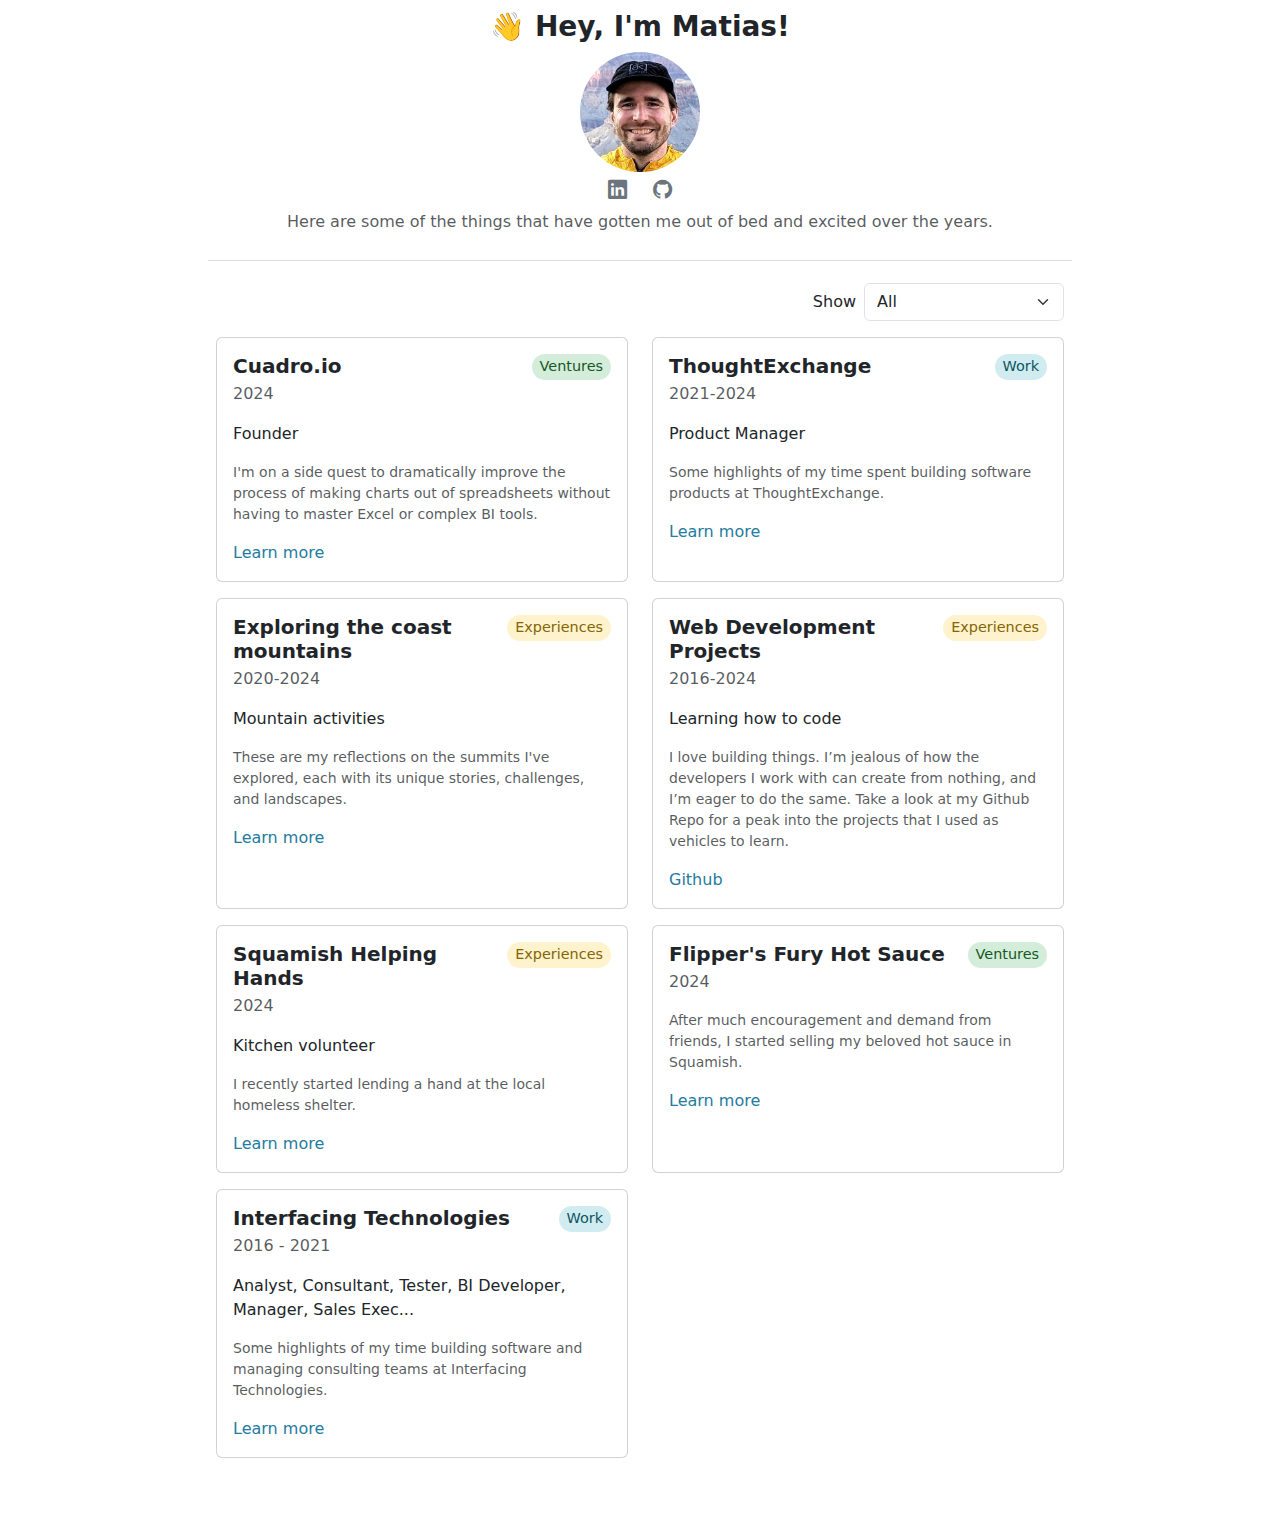
<file: index.html>
<!DOCTYPE html>
<html lang="en">

<head>
    <meta charset="UTF-8">
    <meta http-equiv="X-UA-Compatible=" IE="edge">
    <meta name="viewport" content="width=device-width, initial-scale=1.0">
    <title>Matias' Profile</title>
    <link href="https://cdn.jsdelivr.net/npm/bootstrap@5.3.0/dist/css/bootstrap.min.css" rel="stylesheet">
    <link href="./styles/style.css" rel="stylesheet">
        <link rel="icon" href="assets/favicon-header.svg" type="image/x-icon">
      
</head>

<body>

    <div class="page-container">
        <div class="profile-header">
            <h3 class="fw-bold">👋 Hey, I'm Matias!</h3>
            <img src="./assets/matias-img.jpg" alt="Profile Image" class="profile-img">
            
            
            <div class="social-links">
                <a href="https://www.linkedin.com/in/matias-fontecilla/" target="_blank"><i
                        class="bi bi-linkedin"></i></a>
                <a href="https://github.com/funtoseeya" target="_blank"><i class="bi bi-github"></i></a>
            </div>
            
            <p class="text-muted"> Here are some of the things that have gotten me out of bed and excited over the years.</p>
        </div>

        <!-- Filter -->

        <div class="row gy-3 p-2">
            <div class="d-flex align-items-center justify-content-end my-0">
                <p class="me-2 mb-0">Show</p>
                <select id="card-filter" class="form-select" style="width: 200px;">
                    <option value="all">All</option>
                    <option value="ventures">Ventures</option>
                    <option value="experiences">Experiences</option>
                    <option value="random">Random</option>
                    <option value="work">Work</option>
                </select>
            </div>


            <!-- Cards -->

            <div class="col-md-6">
                <div class="card p-3" data-type="ventures">
                    <div class="d-flex justify-content-between align-items-start">
                        <div>
                            <span class="card-status status-ventures">Ventures</span>
                            <h5 class="fw-bold mb-1">Cuadro.io</h5>

                            <p class="text-muted">2024</p>
                            <p>Founder</p>
                            <p class="text-muted small">I'm on a side quest to dramatically improve the process of
                                making charts out of spreadsheets without having to master Excel or complex BI tools.

                            </p>
                            <a href="./cuadro.html" class="nav-button">Learn more</a>
                        </div>
                    </div>
                </div>
            </div>


            <div class="col-md-6">
                <div class="card p-3" data-type="work">
                    <div class="d-flex justify-content-between align-items-start">
                        <div>
                            <span class="card-status status-work">Work</span>

                            <h5 class="fw-bold mb-1">ThoughtExchange</h5>
                            <p class="text-muted">2021-2024</p>
                            <p>Product Manager</p>
                            <p class="text-muted small">
                               Some highlights of my time spent building software products at ThoughtExchange. 
                                
                            </p>
                            <a href="./thoughtexchange.html" class="nav-button">Learn more</a>
                        </div>
                    </div>
                </div>
            </div>

            <div class="col-md-6">
                <div class="card p-3" data-type="experiences">
                    <div class="d-flex justify-content-between align-items-start">
                        <div>
                            <span class="card-status status-experiences">Experiences</span>
                            <h5 class="fw-bold mb-1">Exploring the coast mountains
                            </h5>

                            <p class="text-muted">2020-2024</p>
                            <p>Mountain activities</p>
                            <p class="text-muted small">These are my reflections on the summits I've explored, each with
                                its unique stories, challenges, and landscapes.

                            </p>
                            <a href="./exploring-coast-mountains.html" class="nav-button">Learn more</a>
                        </div>
                    </div>
                </div>
            </div>


       


            <div class="col-md-6">
                <div class="card p-3" data-type="experiences">
                    <div class="d-flex justify-content-between align-items-start">
                        <div>
                            <span class="card-status status-experiences">Experiences</span>
                            <h5 class="fw-bold mb-1">Web Development Projects
                            </h5>

                            <p class="text-muted">2016-2024</p>
                            <p>Learning how to code</p>
                            <p class="text-muted small">I love building things. I’m jealous of how the developers I work
                                with can create from nothing, and I’m eager to do the same. Take a look at my Github Repo for a peak into the projects that 
                                I used as vehicles to learn.
                            </p>
                            <a href="https://github.com/funtoseeya?tab=repositories" target="_blank"
                                class="nav-button">Github</a>
                        </div>
                    </div>
                </div>
            </div>

            <div class="col-md-6">
                <div class="card p-3" data-type="experiences">
                    <div class="d-flex justify-content-between align-items-start">
                        <div>
                            <span class="card-status status-experiences">Experiences</span>
                            
                            <h5 class="fw-bold mb-1">Squamish Helping Hands </h5>
                            <p class="text-muted">2024</p>
                            <p>Kitchen volunteer</p>
                            <p class="text-muted small">I recently started lending a hand at the local homeless shelter.
                            </p>
                            <a href="./helping-hands.html" class="nav-button">Learn more</a>

                        </div>
                    </div>
                </div>
            </div>

            <div class="col-md-6">
                <div class="card p-3" data-type="ventures">
                    <div class="d-flex justify-content-between align-items-start">
                        <div>
                            <span class="card-status status-ventures">Ventures</span>

                            <h5 class="fw-bold mb-1">Flipper's Fury Hot Sauce</h5>
                            <p class="text-muted">2024</p>
                            <p></p>
                            <p class="text-muted small">After much encouragement and demand from friends, I started
                                selling my beloved hot sauce in Squamish. </p>
                            <a href="./flippers-fury.html" class="nav-button">Learn more</a>
                        </div>
                    </div>
                </div>
            </div>



            <div class="col-md-6">
                <div class="card p-3" data-type="work">
                    <div class="d-flex justify-content-between align-items-start">
                        <div>
                            <span class="card-status status-work">Work</span>

                            <h5 class="fw-bold mb-1">Interfacing Technologies</h5>
                            <p class="text-muted">2016 - 2021</p>
                            <p>Analyst, Consultant, Tester, BI Developer, Manager, Sales Exec...</p>
                            <p class="text-muted small">
                                Some highlights of my time building software and managing consulting teams at Interfacing Technologies. 
                            </p>
                                <a href="./Interfacing.html" class="nav-button">Learn more</a>

                        </div>
                    </div>
                </div>
            </div>

            
        </div>
    </div>

    <script src="https://cdn.jsdelivr.net/npm/bootstrap@5.3.0/dist/js/bootstrap.bundle.min.js"></script>
    <script src="./scripts/scripts.js"></script>
    <!-- Include Bootstrap Icons -->
    <link href="https://cdn.jsdelivr.net/npm/bootstrap-icons/font/bootstrap-icons.css" rel="stylesheet">
</body>

</html>
</file>
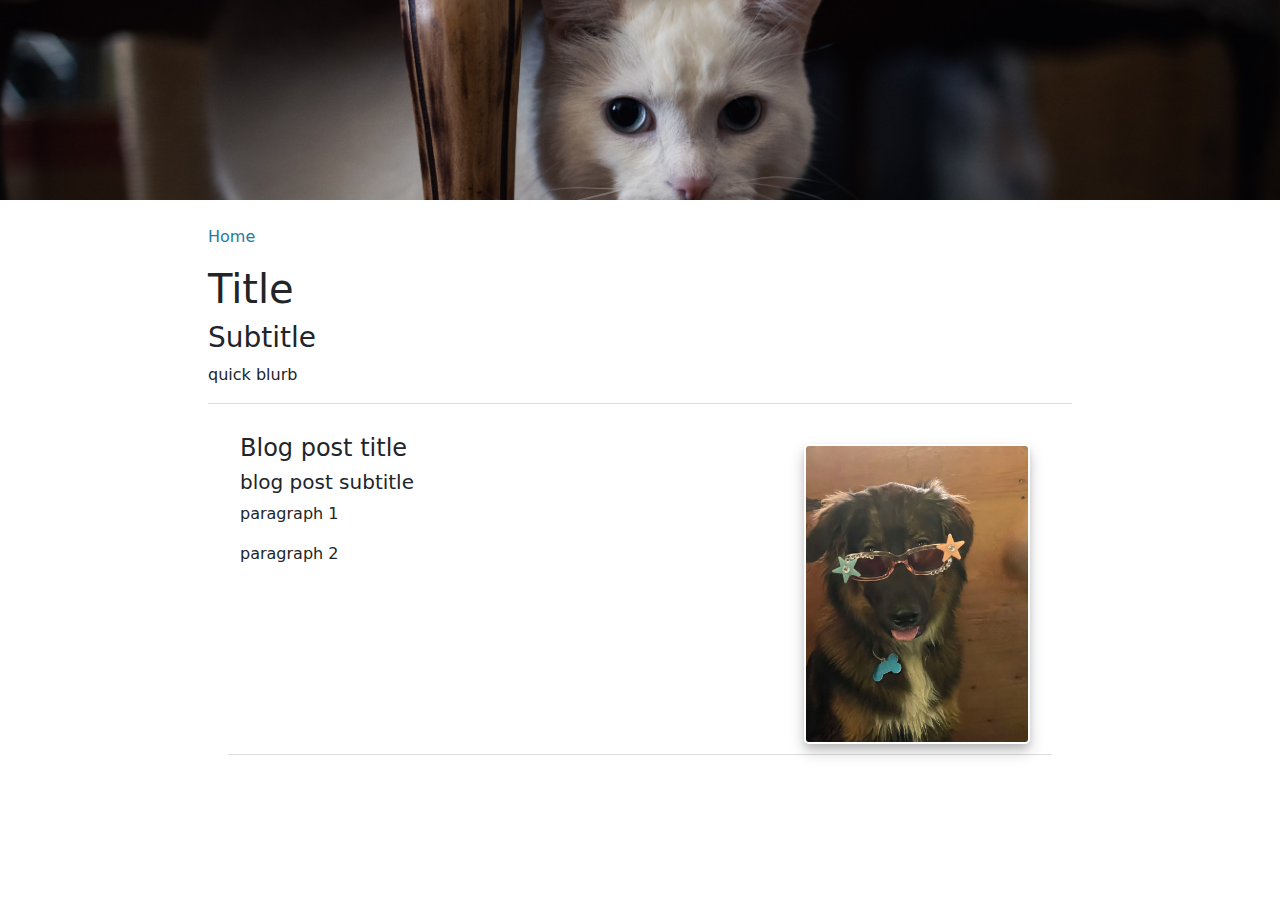
<file: blog-template.html>
<!DOCTYPE html>
<html lang="en">

<head>
    <meta charset="UTF-8">
    <meta http-equiv="X-UA-Compatible=" IE="edge">
    <meta name="viewport" content="width=device-width, initial-scale=1.0">
    <title>Page Title</title>
    <link href="https://cdn.jsdelivr.net/npm/bootstrap@5.3.0/dist/css/bootstrap.min.css" rel="stylesheet">
    <link href="./styles/style.css" rel="stylesheet">
    <link rel="icon" href="assets/favicon-header.svg" type="image/x-icon">

</head>

<body>
    <img src="./assets/blog-template-header-img.jpg" class="blog-header-img">

    <div class="page-container">
        <div class="page-header">
            <div class="row">
                <div class="col-12">
                    <a href="./index.html" class="nav-button">Home</a>
                    <h1 class="mt-3">Title</h1>
                    <h3>Subtitle</h3>
                    <p>quick blurb
                    </p>
                </div>
            </div>
        </div>

        <!--post-->
        <div class="row blog-body">
            <div class="col-12">
            <img src="./assets/blog-template-body-img.jpeg" class="blog-body-img">
                <h4>Blog post title</h4>
                <h5>blog post subtitle</h5>

                <p>
                    paragraph 1
                </p>
                <p>
                    paragraph 2
                </p>
                
            </div>
        </div>









        
    </div>

    <script src="https://cdn.jsdelivr.net/npm/bootstrap@5.3.0/dist/js/bootstrap.bundle.min.js"></script>
    <!-- Include Bootstrap Icons -->
    <link href="https://cdn.jsdelivr.net/npm/bootstrap-icons/font/bootstrap-icons.css" rel="stylesheet">
</body>

</html>
</file>
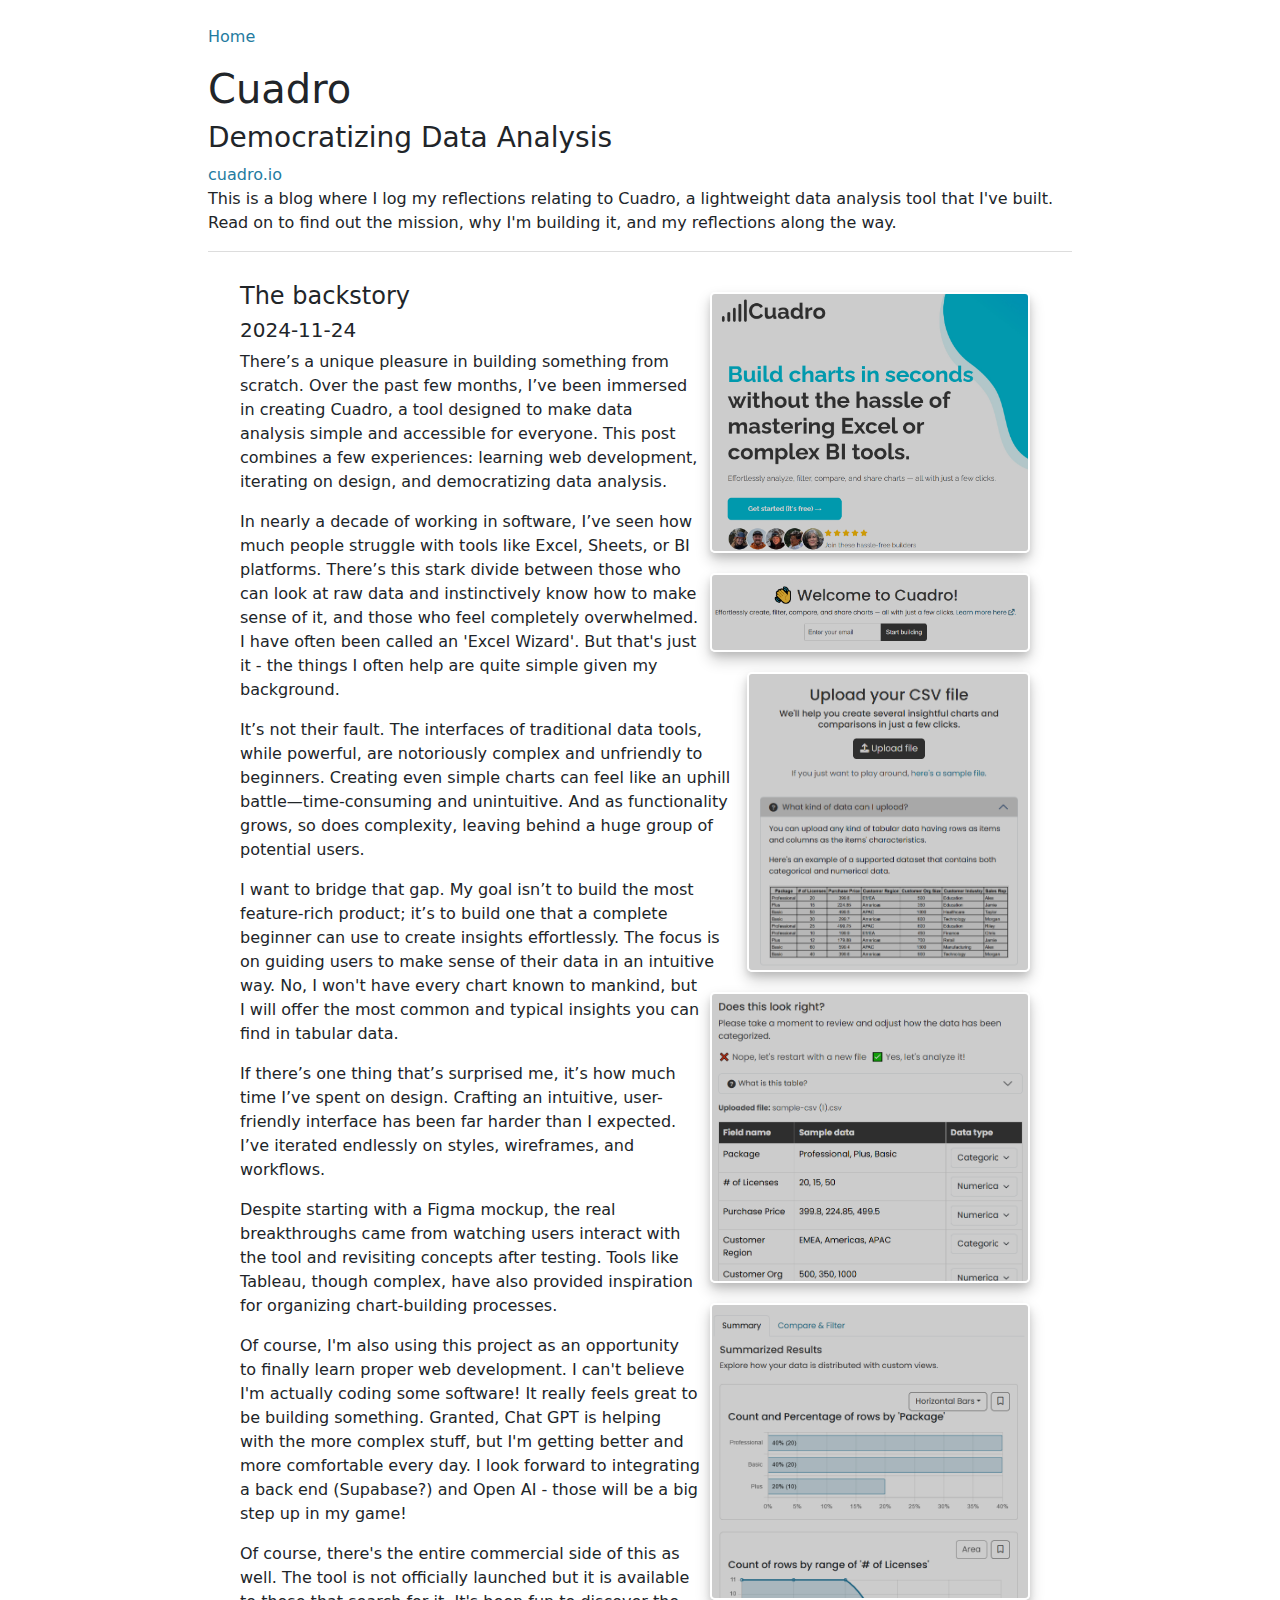
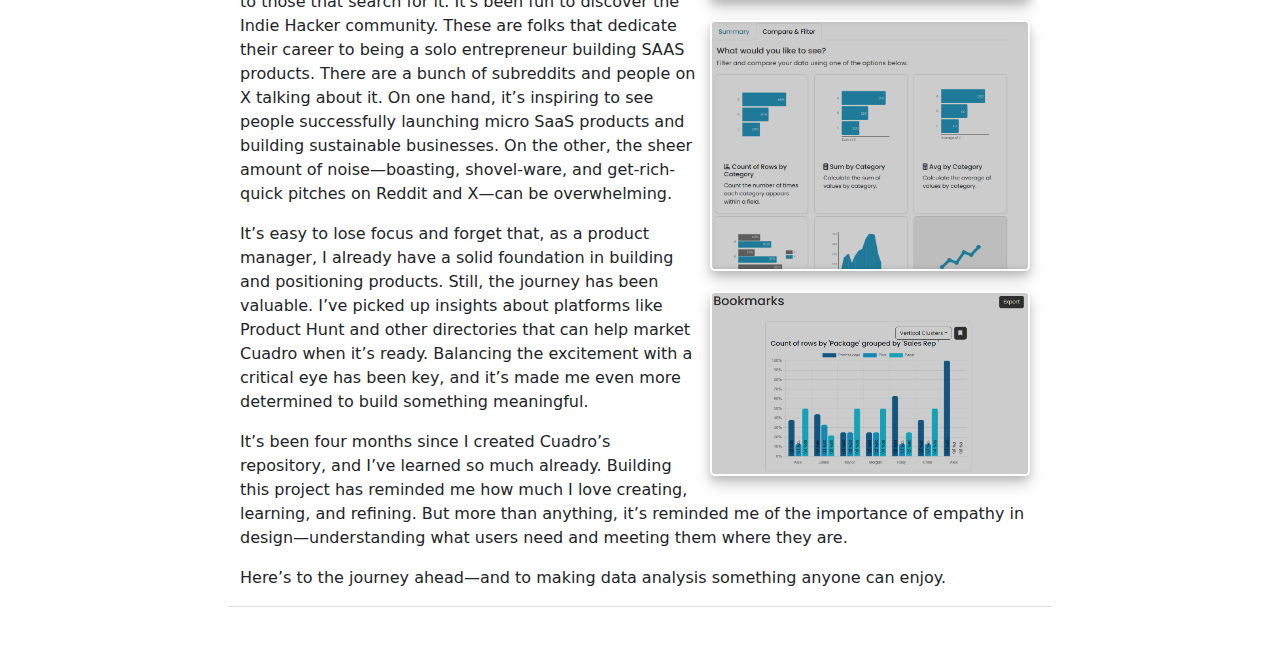
<file: cuadro.html>
<!DOCTYPE html>
<html lang="en">

<head>
    <meta charset="UTF-8">
    <meta http-equiv="X-UA-Compatible=" IE="edge">
    <meta name="viewport" content="width=device-width, initial-scale=1.0">
    <title>Cuadro</title>
    <link href="https://cdn.jsdelivr.net/npm/bootstrap@5.3.0/dist/css/bootstrap.min.css" rel="stylesheet">
    <link href="./styles/style.css" rel="stylesheet">
    <link rel="icon" href="assets/favicon-header.svg" type="image/x-icon">

</head>

<body>

    <div class="page-container">
        <div class="page-header">
            <div class="row">
                <div class="col-12">
                    <a href="./index.html" class="nav-button">Home</a>
                    <h1 class="mt-3">Cuadro</h1>
                    <h3>Democratizing Data Analysis</h3>
                    <a href="https://cuadro.io" target="_blank" class="nav-button">cuadro.io</a>
                    <p>This is a blog where I log my reflections relating to Cuadro, a lightweight data analysis tool
                        that I've built.
                        Read on to find out the mission, why I'm building it, and my reflections along the way.
                    </p>
                </div>
            </div>
        </div>

        <!--post-->
        <div class="row blog-body">
            <div class="col-12">
                <img src="./assets/cuadro-landing.PNG" class="blog-body-img">
                <img src="./assets/cuadro-registration.PNG" class="blog-body-img">
                <img src="./assets/cuadro-upload.PNG" class="blog-body-img">
                <img src="./assets/cuadro-review.PNG" class="blog-body-img">
                <img src="./assets/cuadro-summary.PNG" class="blog-body-img">
                <img src="./assets/cuadro-analysis-options.PNG" class="blog-body-img">
                <img src="./assets/cuadro-bookmarks.PNG" class="blog-body-img">

                <h4>The backstory
                </h4>
                <h5>2024-11-24</h5>

                <p>
                    There’s a unique pleasure in building something from scratch. Over the past few months, I’ve been
                    immersed in creating Cuadro, a tool designed to make data analysis simple and accessible for
                    everyone. This post combines a few experiences: learning web development, iterating on
                    design, and democratizing data analysis.
                </p>
                <p>
                    In nearly a decade of working in software, I’ve seen how much people struggle with tools like Excel,
                    Sheets, or BI platforms. There’s this stark divide between those who can look at raw data and
                    instinctively know how to make sense of it, and those who feel completely overwhelmed. I have often
                    been called an 'Excel Wizard'. But that's just it - the things I often help are quite simple given my background.
                </p>
                <p>
                    It’s not their fault. The interfaces of traditional data tools, while powerful, are notoriously
                    complex and unfriendly to beginners. Creating even simple charts can feel like an uphill
                    battle—time-consuming and unintuitive. And as functionality grows, so does complexity, leaving
                    behind a huge group of potential users.
                </p>
                <p>
                    I want to bridge that gap. My goal isn’t to build the most feature-rich product; it’s
                    to build one that a complete beginner can use to create insights effortlessly. The focus is on
                    guiding users to make sense of their data in an intuitive way. No, I won't have every chart known to mankind, 
                    but I will offer the most common and typical insights you can find in tabular data. 
                </p>
        
                <p>
                    If there’s one thing that’s surprised me, it’s how much time I’ve spent on design. Crafting an
                    intuitive, user-friendly interface has been far harder than I expected. I’ve iterated endlessly on
                    styles, wireframes, and workflows.
                </p>
                <p>
                    Despite starting with a Figma mockup, the real breakthroughs came from watching users interact with
                    the tool and revisiting concepts after testing. Tools like Tableau, though complex, have also
                    provided inspiration for organizing chart-building processes.
                </p>
                <p>
                    Of course, I'm also using this project as an opportunity to finally learn proper web development. 
                    I can't believe I'm actually coding some software! It really feels great to be building something. Granted,
                    Chat GPT is helping with the more complex stuff, but I'm getting better and more comfortable every day. 
                    I look forward to integrating a back end (Supabase?) and Open AI - those will be a big step up in my game!
                </p>
                <p>
                    Of course, there's the entire commercial side of this as well. The tool is not officially launched but
                    it is available to those that search for it. It's been fun to discover the Indie Hacker community.
                    These are folks that dedicate their career to being a solo entrepreneur building SAAS products. 
                    There are a bunch of subreddits and people on X talking about it. On one hand, it’s
                    inspiring to see people successfully launching micro SaaS products and building sustainable
                    businesses. On the other, the sheer amount of noise—boasting, shovel-ware, and get-rich-quick
                    pitches on Reddit and X—can be overwhelming. 
                    
                </p><p>It’s easy to lose focus and forget that, as a product
                    manager, I already have a solid foundation in building and positioning products. Still, the journey
                    has been valuable. I’ve picked up insights about platforms like Product Hunt and other directories
                    that can help market Cuadro when it’s ready. Balancing the excitement with a critical eye has been
                    key, and it’s made me even more determined to build something meaningful.


                </p>
                <p> It’s been four months since I created Cuadro’s repository, and I’ve learned so much already.
                    Building this project has reminded me how much I love creating, learning, and refining. But more
                    than anything, it’s reminded me of the importance of empathy in design—understanding what users need
                    and meeting them where they are.
                </p>
                <p>
                    Here’s to the journey ahead—and to making data analysis something anyone can enjoy.

                </p>


            </div>
        </div>










    </div>

    <script src="https://cdn.jsdelivr.net/npm/bootstrap@5.3.0/dist/js/bootstrap.bundle.min.js"></script>
    <!-- Include Bootstrap Icons -->
    <link href="https://cdn.jsdelivr.net/npm/bootstrap-icons/font/bootstrap-icons.css" rel="stylesheet">
</body>

</html>
</file>
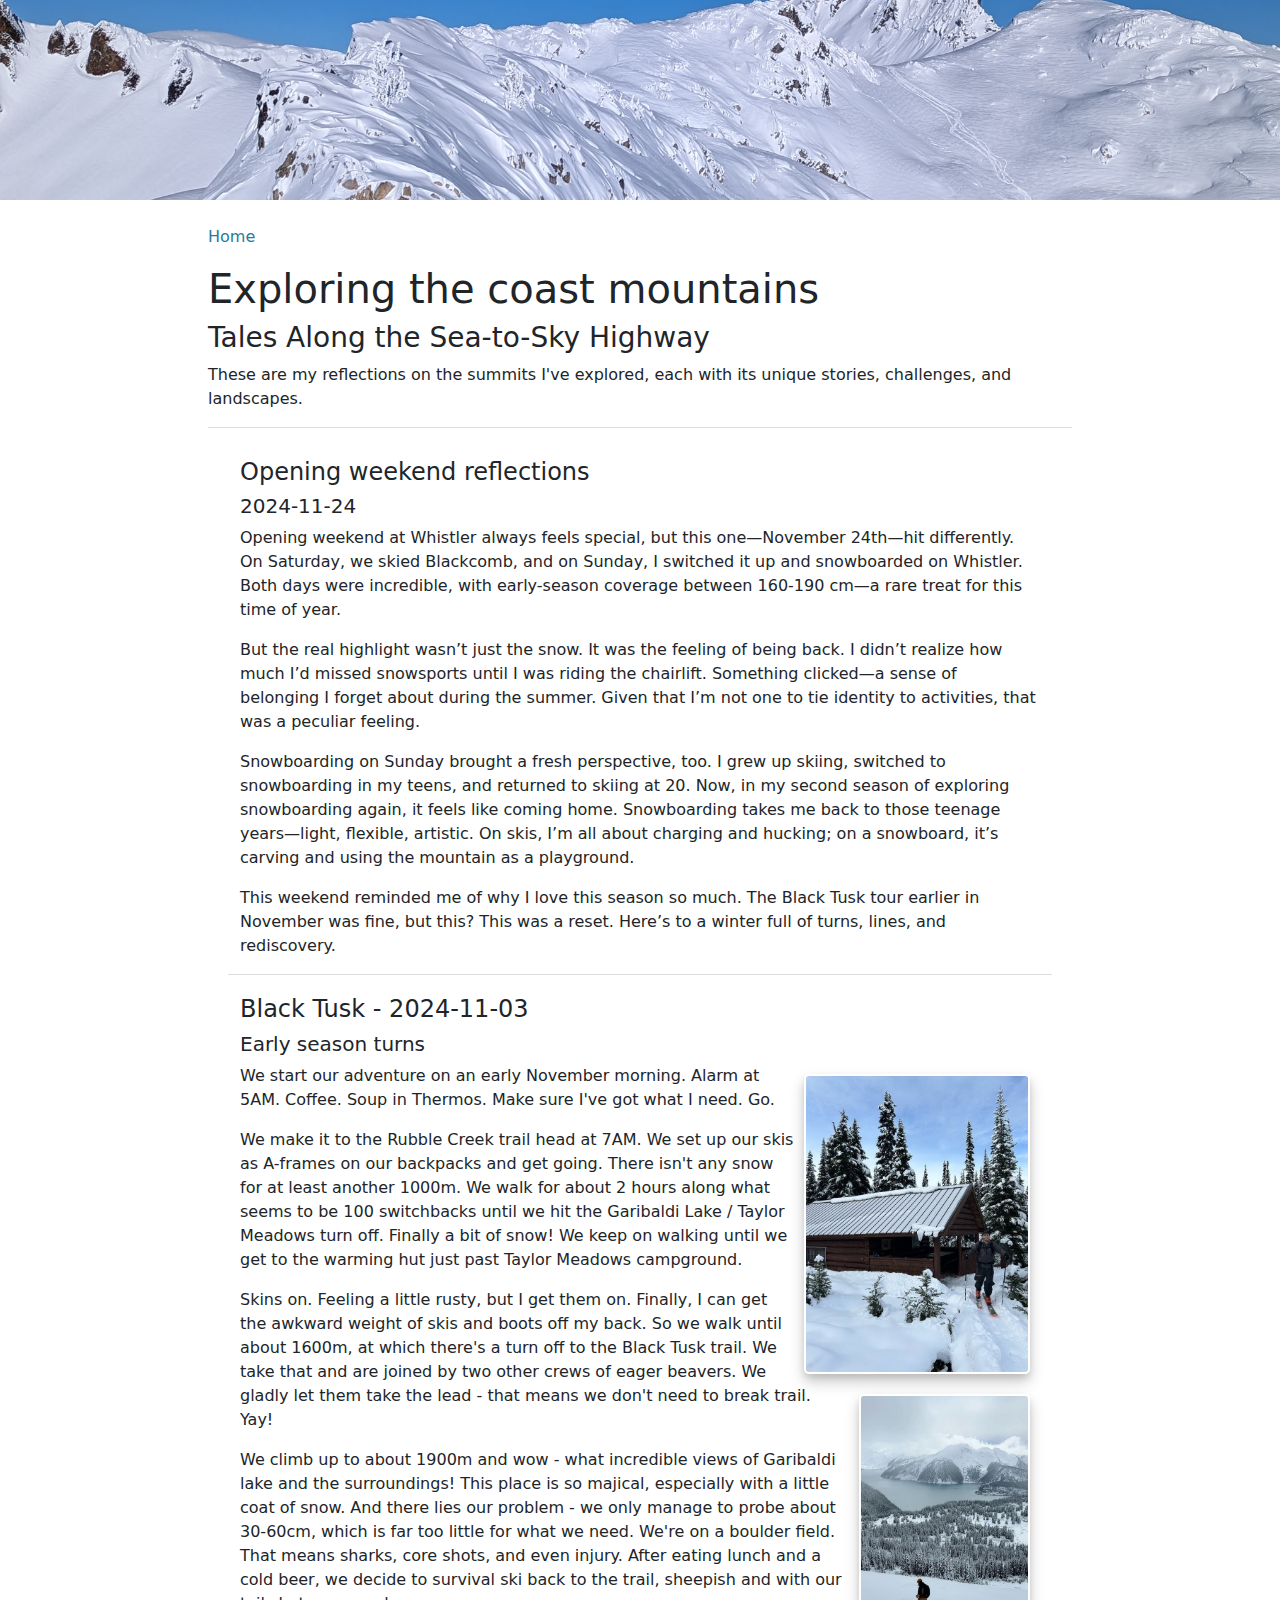
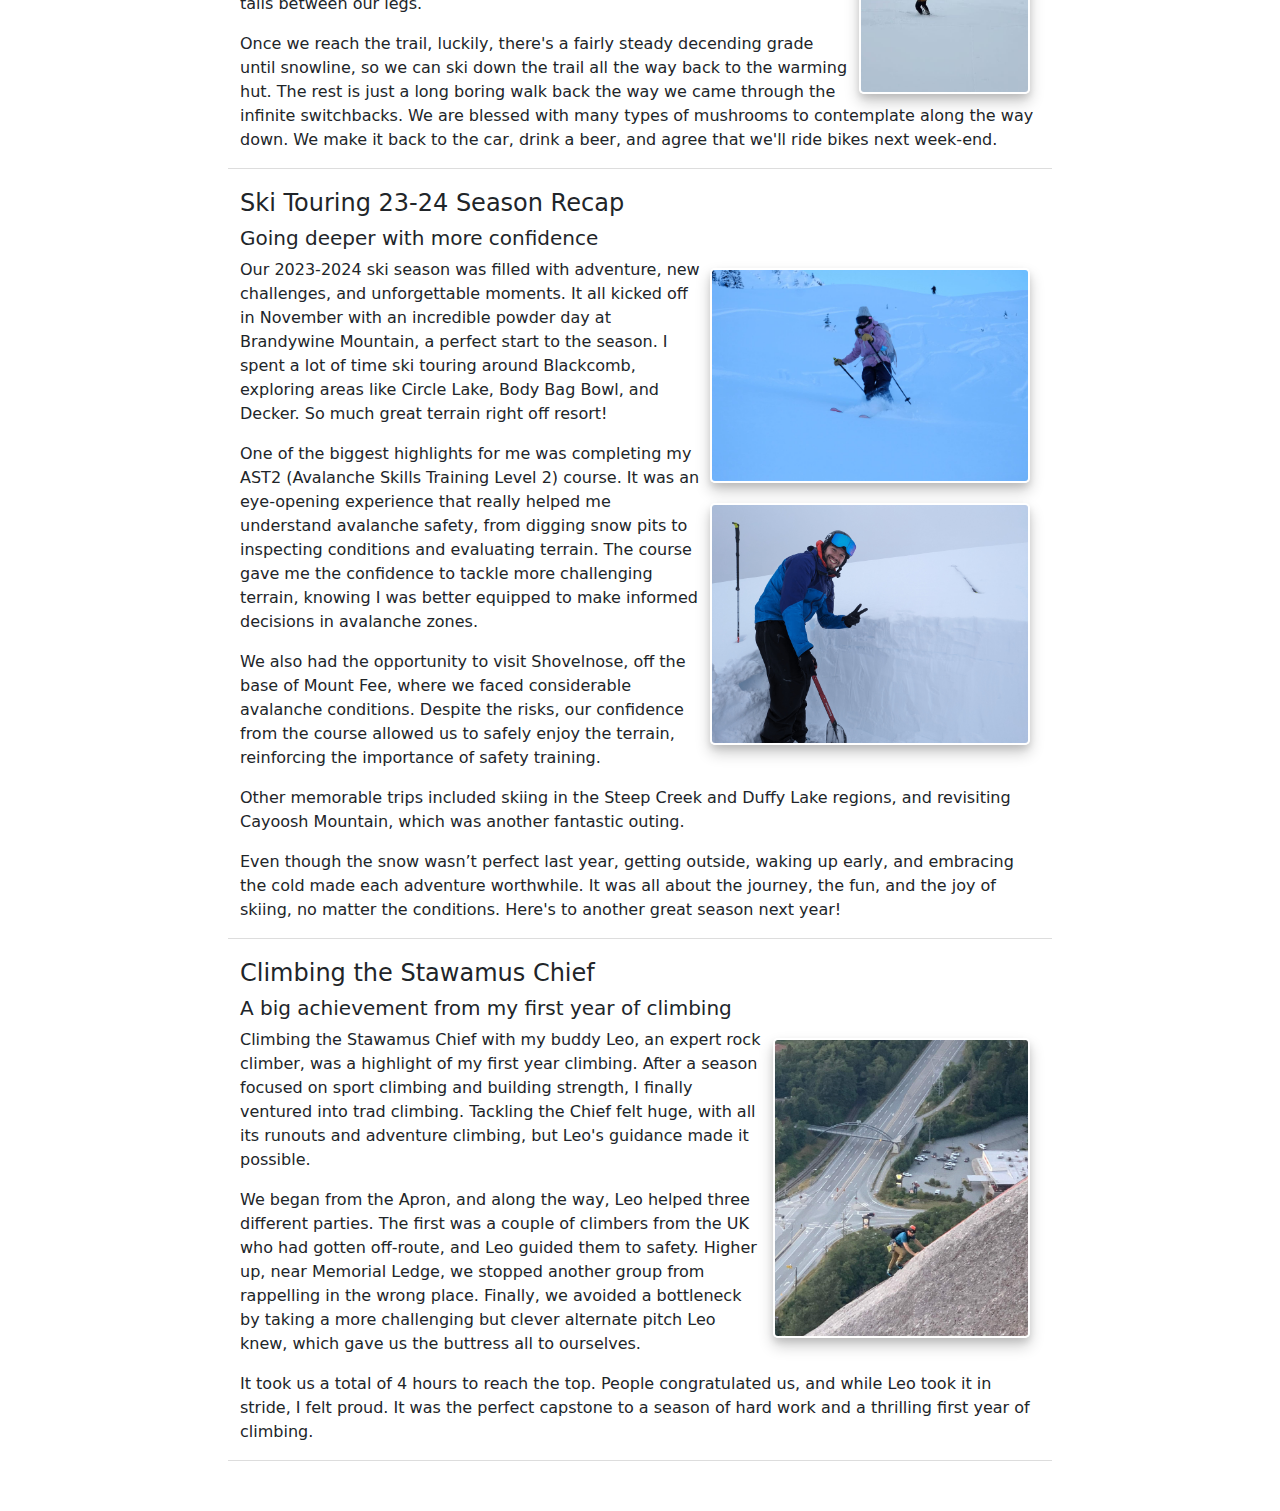
<file: exploring-coast-mountains.html>
<!DOCTYPE html>
<html lang="en">

<head>
    <meta charset="UTF-8">
    <meta http-equiv="X-UA-Compatible=" IE="edge">
    <meta name="viewport" content="width=device-width, initial-scale=1.0">
    <title>Exploring the coast mountains</title>
    <link href="https://cdn.jsdelivr.net/npm/bootstrap@5.3.0/dist/css/bootstrap.min.css" rel="stylesheet">
    <link href="./styles/style.css" rel="stylesheet">
    <link rel="icon" href="assets/favicon-header.svg" type="image/x-icon">

</head>
<!--
Climb Chief
2024 ski touring
MTB
-->

<body>
    <img src="./assets/coast-mountains.jpg" class="blog-header-img">

    <div class="page-container">
        <div class="page-header">
            <div class="row">
                <div class="col-12">
                    <a href="./index.html" class="nav-button">Home</a>
                    <h1 class="mt-3">Exploring the coast mountains</h1>
                    <h3>Tales Along the Sea-to-Sky Highway</h3>
                    <p>These are my reflections on the summits I've explored, each with its unique stories, challenges,
                        and landscapes.
                    </p>
                </div>
            </div>
        </div>

        <div class="row blog-body">
            <div class="col-12">
                <h4>Opening weekend reflections</h4>
                <h5>2024-11-24</h5>

                <p>

Opening weekend at Whistler always feels special, but this one—November 24th—hit differently. On Saturday, we skied Blackcomb, and on Sunday, I switched it up and snowboarded on Whistler. Both days were incredible, with early-season coverage between 160-190 cm—a rare treat for this time of year.
</p><p>
But the real highlight wasn’t just the snow. It was the feeling of being back. I didn’t realize how much I’d missed snowsports until I was riding the chairlift. Something clicked—a sense of belonging I forget about during the summer. Given that I’m not one to tie identity to activities, that was a peculiar feeling.
</p><p>
Snowboarding on Sunday brought a fresh perspective, too. I grew up skiing, switched to snowboarding in my teens, and returned to skiing at 20. Now, in my second season of exploring snowboarding again, it feels like coming home. Snowboarding takes me back to those teenage years—light, flexible, artistic. On skis, I’m all about charging and hucking; on a snowboard, it’s carving and using the mountain as a playground.
</p>
This weekend reminded me of why I love this season so much. The Black Tusk tour earlier in November was fine, but this? This was a reset. Here’s to a winter full of turns, lines, and rediscovery.
                </p>
            </div>
        </div>
        
        <!--Black tusk-->
        <div class="row blog-body">
            <div class="col-12">
                <h4>Black Tusk - 2024-11-03</h4>
                <h5>Early season turns</h5>
                <img src="./assets/black-tusk-warming-hut.jpg" alt="at the hut" class="blog-body-img">
                <img src="./assets/black-tusk-garibaldi-lake.jpg" alt="looking down at the lake" class="blog-body-img">

                <p>
                    We start our adventure on an early November morning. Alarm at 5AM. Coffee. Soup in Thermos. Make
                    sure I've
                    got what I need. Go.
                </p>
                <p>
                    We make it to the Rubble Creek trail head at 7AM. We set up our skis as A-frames on our backpacks
                    and get going. There isn't any snow for at least another 1000m.
                    We walk for about 2 hours along what seems to be 100 switchbacks until we hit
                    the Garibaldi Lake / Taylor Meadows turn off. Finally a bit of snow! We keep on walking until we
                    get to the warming hut just past Taylor Meadows campground.
                </p>
                <p>
                    Skins on. Feeling a little rusty, but I get them on. Finally, I can get the awkward weight of skis
                    and boots
                    off my back. So we walk until about 1600m, at which there's a turn off to the Black Tusk trail. We
                    take that and are joined by two other crews of eager beavers.
                    We gladly let them take the lead - that means we don't need to break trail. Yay!
                </p>
                <p> We climb up to about 1900m and wow - what incredible views of Garibaldi lake and the surroundings!
                    This place is so majical, especially with a little coat of snow.
                    And there lies our problem - we only manage to
                    probe about 30-60cm, which is far too little for what we need. We're on a boulder field.
                    That means sharks, core shots, and even injury. After eating lunch
                    and a cold beer, we decide to survival ski back to the trail, sheepish and with our
                    tails between our legs.
                </p>
                <p>Once we reach the trail, luckily, there's a fairly steady
                    decending grade until snowline, so we can ski down the trail all the way back to the warming hut.
                    The rest is just a long boring walk back the way we came through the infinite switchbacks.
                    We are blessed with many types of mushrooms to contemplate along the way down.
                    We make it back to the car, drink a beer, and agree that we'll ride bikes next week-end.
                </p>
            </div>
        </div>



        <!--23-24-->
        <div class="row blog-body">
            <div class="col-12">
              

                <h4>Ski Touring 23-24 Season Recap</h4>
                <h5>Going deeper with more confidence</h5>
                <img src="./assets/ski-steep.jpeg" class="blog-body-img">
                <img src="./assets/ski-pit.jpg" class="blog-body-img">
                <p>
                    Our 2023-2024 ski season was filled with adventure, new challenges, and unforgettable moments. It
                    all kicked off in November with an incredible powder day at Brandywine Mountain, a perfect start to
                    the season. I spent a lot of time ski touring around Blackcomb, exploring areas like Circle Lake,
                    Body Bag Bowl, and Decker. So much great terrain right off resort!
                </p>
                <p>
                    One of the biggest highlights for me was completing my AST2 (Avalanche Skills Training Level 2)
                    course. It was an eye-opening experience that really helped me understand avalanche safety, from
                    digging snow pits to inspecting conditions and evaluating terrain. The course gave me the confidence
                    to tackle more challenging terrain, knowing I was better equipped to make informed decisions in
                    avalanche zones.

                </p>

                <p>
                    We also had the opportunity to visit Shovelnose, off the base of Mount Fee, where we faced
                    considerable avalanche conditions. Despite the risks, our confidence from the course allowed us to
                    safely enjoy the terrain, reinforcing the importance of safety training.

                </p>
                <p>
                    Other memorable trips included skiing in the Steep Creek and Duffy Lake regions, and revisiting
                    Cayoosh Mountain, which was another fantastic outing.
                </p>
                <p>
                    Even though the snow wasn’t perfect last year,
                    getting outside, waking up early, and embracing the cold made each adventure worthwhile. It was all
                    about the journey, the fun, and the joy of skiing, no matter the conditions. Here's to another great
                    season next year!
                </p>

            </div>
        </div>

        <!--post-->
        <div class="row blog-body">
            <div class="col-12">

                <h4>Climbing the Stawamus Chief </h4>
                <h5>A big achievement from my first year of climbing</h5>
                <img src="./assets/climb-chief-matias.jpg" class="blog-body-img">

                <p>
                    Climbing the Stawamus Chief with my buddy Leo, an expert rock climber, was a highlight of my first
                    year climbing. After a season focused on sport climbing and building strength, I finally ventured
                    into trad climbing. Tackling the Chief felt huge, with all its runouts and adventure climbing, but
                    Leo's guidance made it possible.


                </p>
                <p>
                    We began from the Apron, and along the way, Leo helped three different parties. The first was a
                    couple of climbers from the UK who had gotten off-route, and Leo guided them to safety. Higher up,
                    near Memorial Ledge, we stopped another group from rappelling in the wrong place. Finally, we
                    avoided a bottleneck by taking a more challenging but clever alternate pitch Leo knew, which gave us
                    the buttress all to ourselves.


                </p>
                <p>
                    It took us a total of 4 hours to reach the top. People congratulated us, and while Leo took it in stride, I
                    felt proud. It was the perfect capstone to a season of hard work and a thrilling first year of
                    climbing.







                </p>

            </div>
        </div>






    </div>

    <script src="https://cdn.jsdelivr.net/npm/bootstrap@5.3.0/dist/js/bootstrap.bundle.min.js"></script>
    <!-- Include Bootstrap Icons -->
    <link href="https://cdn.jsdelivr.net/npm/bootstrap-icons/font/bootstrap-icons.css" rel="stylesheet">
</body>

</html>
</file>
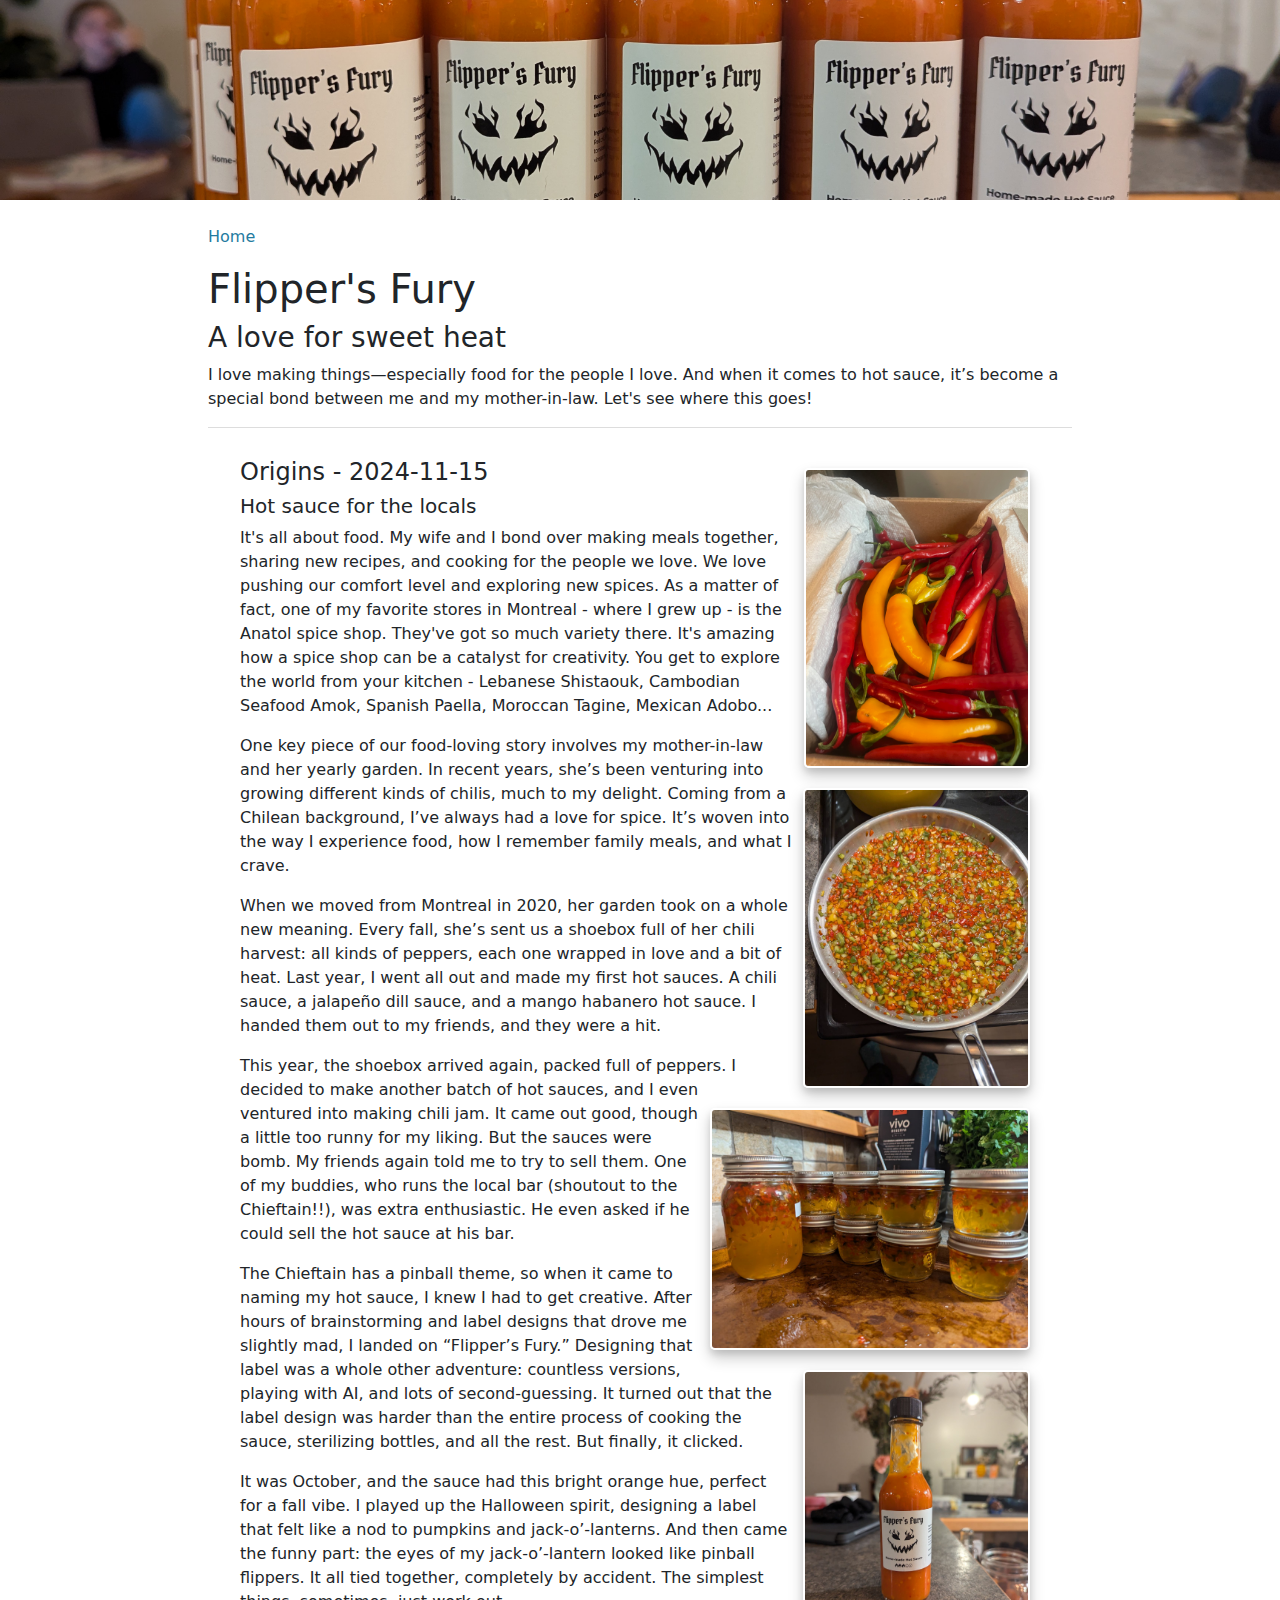
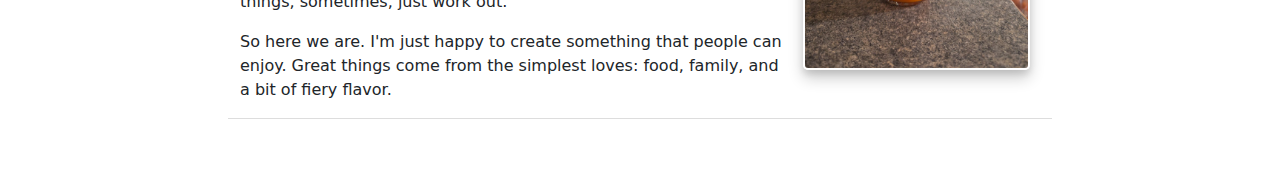
<file: flippers-fury.html>
<!DOCTYPE html>
<html lang="en">

<head>
    <meta charset="UTF-8">
    <meta http-equiv="X-UA-Compatible=" IE="edge">
    <meta name="viewport" content="width=device-width, initial-scale=1.0">
    <title>Flipper's Fury Hot Sauce</title>
    <link href="https://cdn.jsdelivr.net/npm/bootstrap@5.3.0/dist/css/bootstrap.min.css" rel="stylesheet">
    <link href="./styles/style.css" rel="stylesheet">
    <link rel="icon" href="assets/favicon-header.svg" type="image/x-icon">

</head>

<body>
    <img src="./assets/flippers-fury.jpg" class="blog-header-img">

    <div class="page-container">
        <div class="page-header">
            <div class="row">
                <div class="col-12">
                    <a href="./index.html" class="nav-button">Home</a>
                    <h1 class="mt-3">Flipper's Fury</h1>
                    <h3>A love for sweet heat</h3>
                    <p>I love making things—especially food for the people I love. And when it comes to hot sauce, it’s become a special bond between me and my mother-in-law. 
                        Let's see where this goes! 
                    </p>
                </div>
            </div>
        </div>

        <!--Black tusk-->
        <div class="row blog-body">
            <div class="col-12">
                <img src="./assets/flipper-shoebox.jpg" class="blog-body-img">
                <img src="./assets/flipper-making-sauce.jpg" class="blog-body-img">
                <img src="./assets/flipper-jalapeno-jam.jpg" class="blog-body-img">
                <img src="./assets/flipper-bottled.jpg" class="blog-body-img">

                <h4>Origins - 2024-11-15</h4>
                <h5>Hot sauce for the locals</h5>

                <p> It's all about food. My wife and I bond over making meals together, sharing new
                    recipes, and cooking for the people we love. We love pushing our comfort level and exploring new spices. 
                As a matter of fact, one of my favorite stores in Montreal - where I grew up - is the Anatol spice shop. They've
            got so much variety there. It's amazing how a spice shop can be a catalyst for creativity. You get to explore the world 
            from your kitchen - Lebanese Shistaouk, Cambodian Seafood Amok, Spanish Paella, Moroccan Tagine, Mexican Adobo...</p>
                <p> One key piece of our food-loving story involves my mother-in-law and her yearly
                    garden. In recent years, she’s been venturing into growing different kinds of chilis, much to my
                    delight. Coming from a Chilean background, I’ve always had a love for spice. It’s woven into the way
                    I experience food, how I remember family meals, and what I crave. </p>
                <p> When we moved from Montreal in 2020, her garden took on a whole new meaning. Every fall, she’s sent
                    us a shoebox full of her chili harvest: all kinds of peppers, each one wrapped in love and a bit of
                    heat. Last year, I went all out and made my first hot sauces. A chili sauce, a jalapeño dill sauce,
                    and a mango habanero hot sauce. I handed them out to my friends, and they were a hit. </p>
                <p> This year, the shoebox arrived again, packed full of peppers. I decided to make another batch of hot
                    sauces, and I even ventured into making chili jam. It came out good, though a little too runny for
                    my liking. But the sauces were bomb. My friends again told me to try to sell them.
                    One of my buddies, who runs the local bar (shoutout to the Chieftain!!), was extra enthusiastic. He even asked if he could
                    sell the hot sauce at his bar. </p>
                <p> The Chieftain has a pinball theme, so when it came to naming my hot sauce, I knew I had to get creative.
                    After hours of brainstorming and label designs that drove me slightly mad, I landed on “Flipper’s
                    Fury.” Designing that label was a whole other adventure: countless versions, playing with AI, and lots
                    of second-guessing. It turned out that the label design was harder than the entire process of
                    cooking the sauce, sterilizing bottles, and all the rest. But finally, it clicked. </p>
                <p> It was October, and the sauce had this bright orange hue, perfect for a fall vibe. I played up the
                    Halloween spirit, designing a label that felt like a nod to pumpkins and jack-o’-lanterns. And then
                    came the funny part: the eyes of my jack-o’-lantern looked like pinball flippers. It all tied
                    together, completely by accident. The simplest things, sometimes, just work out. </p>
                <p> So here we are. I'm just happy to create something that people can enjoy. Great things come from the simplest loves: food, family, and a bit of fiery
                    flavor. </p>

            </div>
        </div>










    </div>

    <script src="https://cdn.jsdelivr.net/npm/bootstrap@5.3.0/dist/js/bootstrap.bundle.min.js"></script>
    <!-- Include Bootstrap Icons -->
    <link href="https://cdn.jsdelivr.net/npm/bootstrap-icons/font/bootstrap-icons.css" rel="stylesheet">
</body>

</html>
</file>
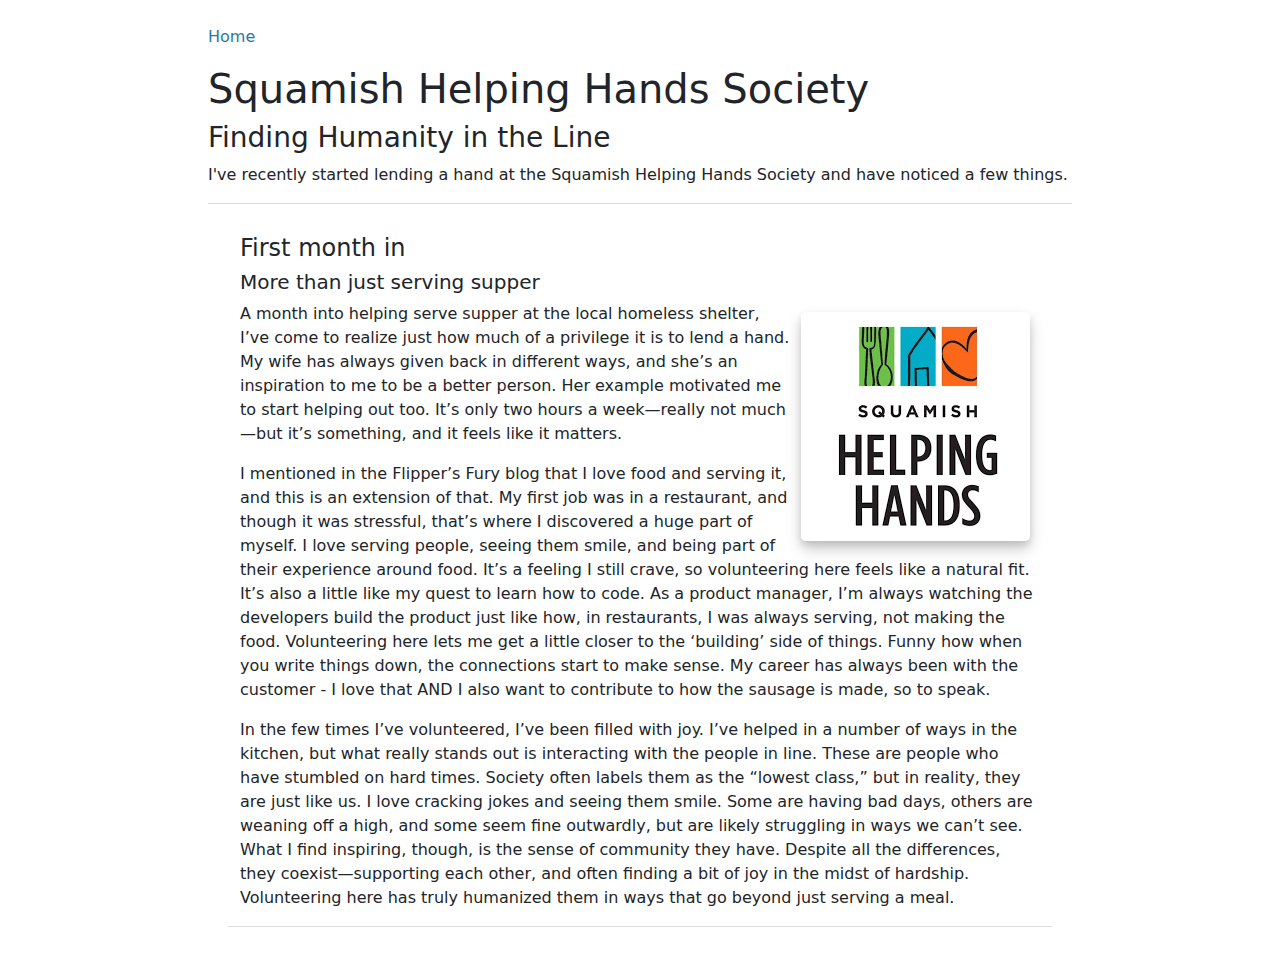
<file: helping-hands.html>
<!DOCTYPE html>
<html lang="en">

<head>
    <meta charset="UTF-8">
    <meta http-equiv="X-UA-Compatible=" IE="edge">
    <meta name="viewport" content="width=device-width, initial-scale=1.0">
    <title>Squamish Helping Hands Society</title>
    <link href="https://cdn.jsdelivr.net/npm/bootstrap@5.3.0/dist/css/bootstrap.min.css" rel="stylesheet">
    <link href="./styles/style.css" rel="stylesheet">
    <link rel="icon" href="assets/favicon-header.svg" type="image/x-icon">

</head>

<body>

    <div class="page-container">
        <div class="page-header">
            <div class="row">
                <div class="col-12">
                    <a href="./index.html" class="nav-button">Home</a>
                    <h1 class="mt-3">Squamish Helping Hands Society</h1>
                    <h3>Finding Humanity in the Line</h3>
                    <p>I've recently started lending a hand at the Squamish Helping Hands Society and have noticed a few
                        things.
                    </p>
                </div>
            </div>
        </div>

        <!--Black tusk-->
        <div class="row blog-body">
            <div class="col-12">
                <h4>First month in</h4>
                <h5>More than just serving supper</h5>
                <img src="./assets/squamish-helping-hands-logo.png" class="blog-body-img">

                <p> A month into helping serve supper at the local homeless shelter, I’ve come to realize just how much
                    of a privilege it is to lend a hand. My wife has always given back in different ways, and she’s an
                    inspiration to me to be a better person. Her example motivated me to start helping out too. It’s
                    only two hours a week—really not much—but it’s something, and it feels like it matters. </p>
                <p> I mentioned in the Flipper’s Fury blog that I love food and serving it, and this is an extension of
                    that. My first job was in a restaurant, and though it was stressful, that’s where I discovered a
                    huge part of myself. I love serving people, seeing them smile, and being part of their experience
                    around food. It’s a feeling I still crave, so volunteering here feels like a natural fit. It’s also
                    a little like my quest to learn how to code. As a product manager, I’m always watching the
                    developers
                    build the product just like how, in restaurants, I was always serving, not making the food.
                    Volunteering here lets me
                    get a little closer to the ‘building’ side of things. Funny how when you write things down, the
                    connections start to make sense. My career has always been with the customer - I love that AND I
                    also want to contribute to how the sausage is made, so to speak. </p>
                <p> In the few times I’ve volunteered, I’ve been filled with joy. I’ve helped in a number of ways in the
                    kitchen, but what really stands out is interacting with the people in line. These are people who
                    have stumbled on hard times. Society often labels them as the “lowest class,” but in reality, they
                    are just like us. I love cracking jokes and seeing them smile. Some are having bad days, others are
                    weaning off a high, and some seem fine outwardly, but are likely struggling in ways we can’t see.
                    What I find inspiring, though, is the sense of community they have. Despite all the differences,
                    they coexist—supporting each other, and often finding a bit of joy in the midst of hardship.
                    Volunteering here has truly humanized them in ways that go beyond just serving a meal. </p>

            </div>
        </div>










    </div>

    <script src="https://cdn.jsdelivr.net/npm/bootstrap@5.3.0/dist/js/bootstrap.bundle.min.js"></script>
    <!-- Include Bootstrap Icons -->
    <link href="https://cdn.jsdelivr.net/npm/bootstrap-icons/font/bootstrap-icons.css" rel="stylesheet">
</body>

</html>
</file>
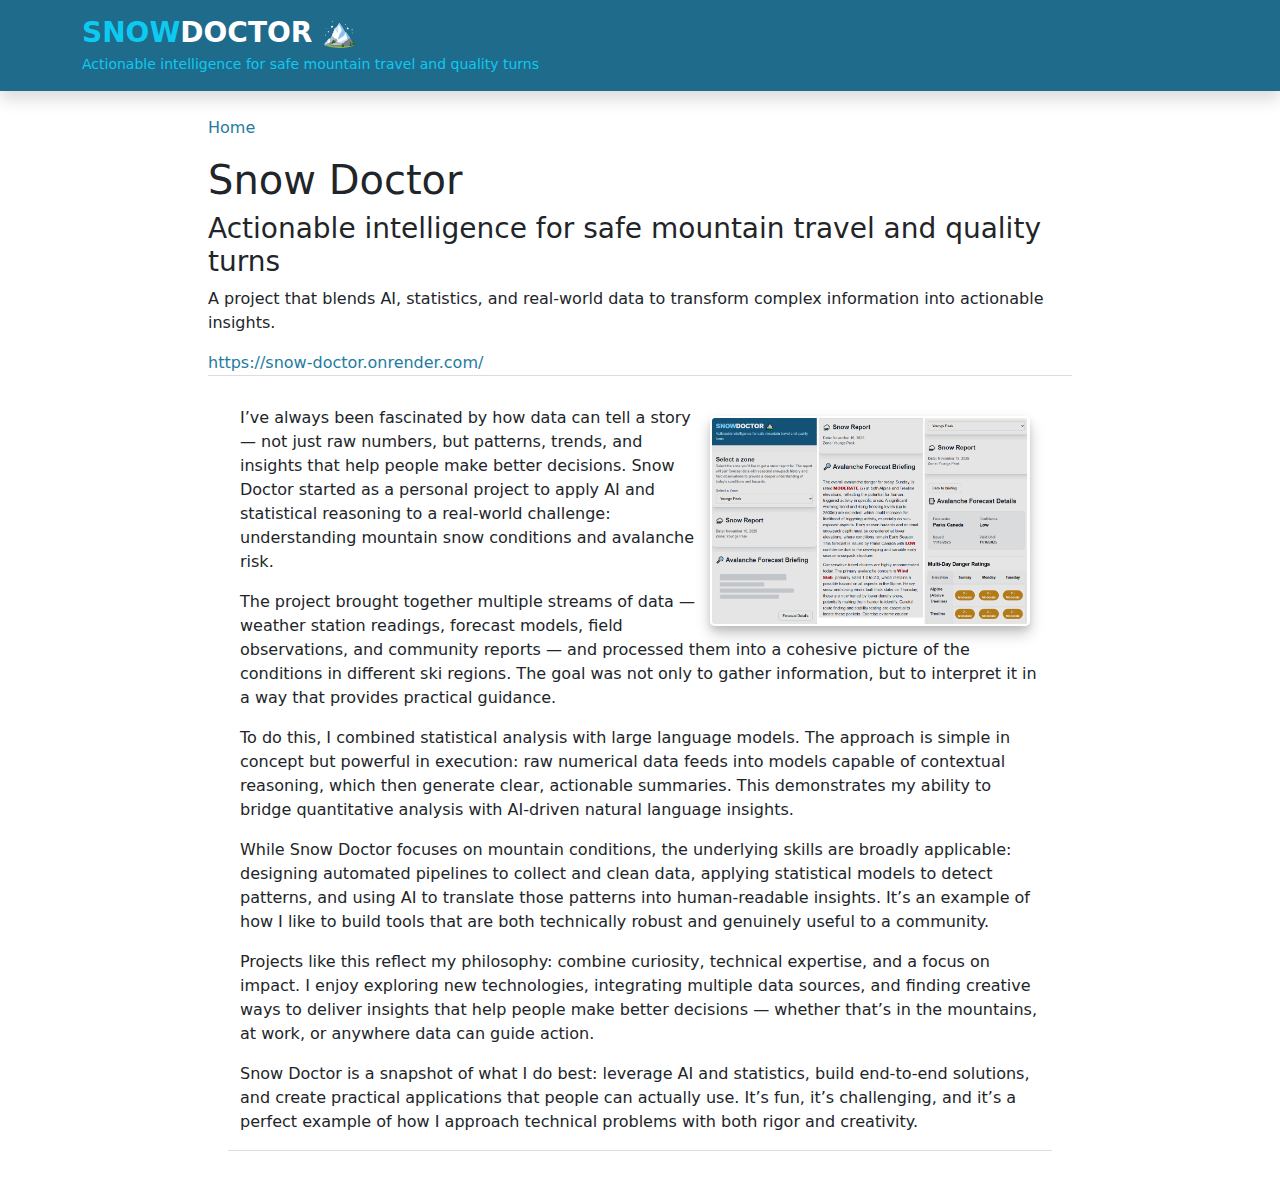
<file: snow-doctor.html>
<!DOCTYPE html>
<html lang="en">

<head>
    <meta charset="UTF-8">
    <meta http-equiv="X-UA-Compatible" content="IE=edge">
    <meta name="viewport" content="width=device-width, initial-scale=1.0">
    <title>A Minimal, Distraction-Free YouTube</title>
    <link href="https://cdn.jsdelivr.net/npm/bootstrap@5.3.0/dist/css/bootstrap.min.css" rel="stylesheet">
    <link href="./styles/style.css" rel="stylesheet">
    <link rel="icon" href="assets/favicon-header.svg" type="image/x-icon">
</head>

<body>
    <header class="text-white shadow mb-4 py-3" style="background-color: rgb(31, 107, 139);">
        <div class="container d-flex justify-content-between align-items-center">
            <div>
                <h1 class="h3 fw-bold mb-1">
                    <span class="text-info">SNOW</span>DOCTOR 🏔️
                    <span class="ms-2 small fw-normal text-info"></span>
                </h1>
                <p class="text-info small mb-0">
                    Actionable intelligence for safe mountain travel and quality turns
                </p>

            </div>
        </div>
    </header>

    <div class="page-container">
        <div class="page-header">
            <div class="row">
                <div class="col-12">
                    <a href="./index.html" class="nav-button">Home</a>
                    <h1 class="mt-3">Snow Doctor</h1>
                    <h3>Actionable intelligence for safe mountain travel and quality turns</h3>

                    <p>
                        A project that blends AI, statistics, and real-world data to transform complex information into
                        actionable insights.
                    </p>
                    <a href="https://snow-doctor.onrender.com/" target="_blank" class="nav-button">https://snow-doctor.onrender.com/</a>

                </div>
            </div>
        </div>

        <div class="row blog-body">
            <div class="col-12">
                <img src="./assets/snow-doc-1.PNG" class="blog-body-img">



                <p>
                    I’ve always been fascinated by how data can tell a story — not just raw numbers, but patterns,
                    trends,
                    and insights that help people make better decisions. Snow Doctor started as a personal project to
                    apply
                    AI and statistical reasoning to a real-world challenge: understanding mountain snow conditions and
                    avalanche risk.
                </p>

                <p>
                    The project brought together multiple streams of data — weather station readings, forecast models,
                    field observations, and community reports — and processed them into a cohesive picture of the
                    conditions
                    in different ski regions. The goal was not only to gather information, but to interpret it in a way
                    that
                    provides practical guidance.
                </p>

                <p>
                    To do this, I combined statistical analysis with large language models. The approach is simple in
                    concept but powerful in execution:
                    raw numerical data feeds into models capable of contextual reasoning, which then generate clear,
                    actionable summaries.
                    This demonstrates my ability to bridge quantitative analysis with AI-driven natural language
                    insights.
                </p>


                <p>
                    While Snow Doctor focuses on mountain conditions, the underlying skills are broadly applicable:
                    designing automated
                    pipelines to collect and clean data, applying statistical models to detect patterns, and using AI to
                    translate those patterns
                    into human-readable insights. It’s an example of how I like to build tools that are both technically
                    robust and genuinely useful to a community.
                </p>

                <p>
                    Projects like this reflect my philosophy: combine curiosity, technical expertise, and a focus on
                    impact. I enjoy exploring new
                    technologies, integrating multiple data sources, and finding creative ways to deliver insights that
                    help people make better
                    decisions — whether that’s in the mountains, at work, or anywhere data can guide action.
                </p>

                <p>
                    Snow Doctor is a snapshot of what I do best: leverage AI and statistics, build end-to-end solutions,
                    and create practical applications
                    that people can actually use. It’s fun, it’s challenging, and it’s a perfect example of how I
                    approach technical problems with both rigor
                    and creativity.
                </p>
            </div>


            <script src="https://cdn.jsdelivr.net/npm/bootstrap@5.3.0/dist/js/bootstrap.bundle.min.js"></script>
            <!-- Include Bootstrap Icons -->
            <link href="https://cdn.jsdelivr.net/npm/bootstrap-icons/font/bootstrap-icons.css" rel="stylesheet">
</body>

</html>
</file>
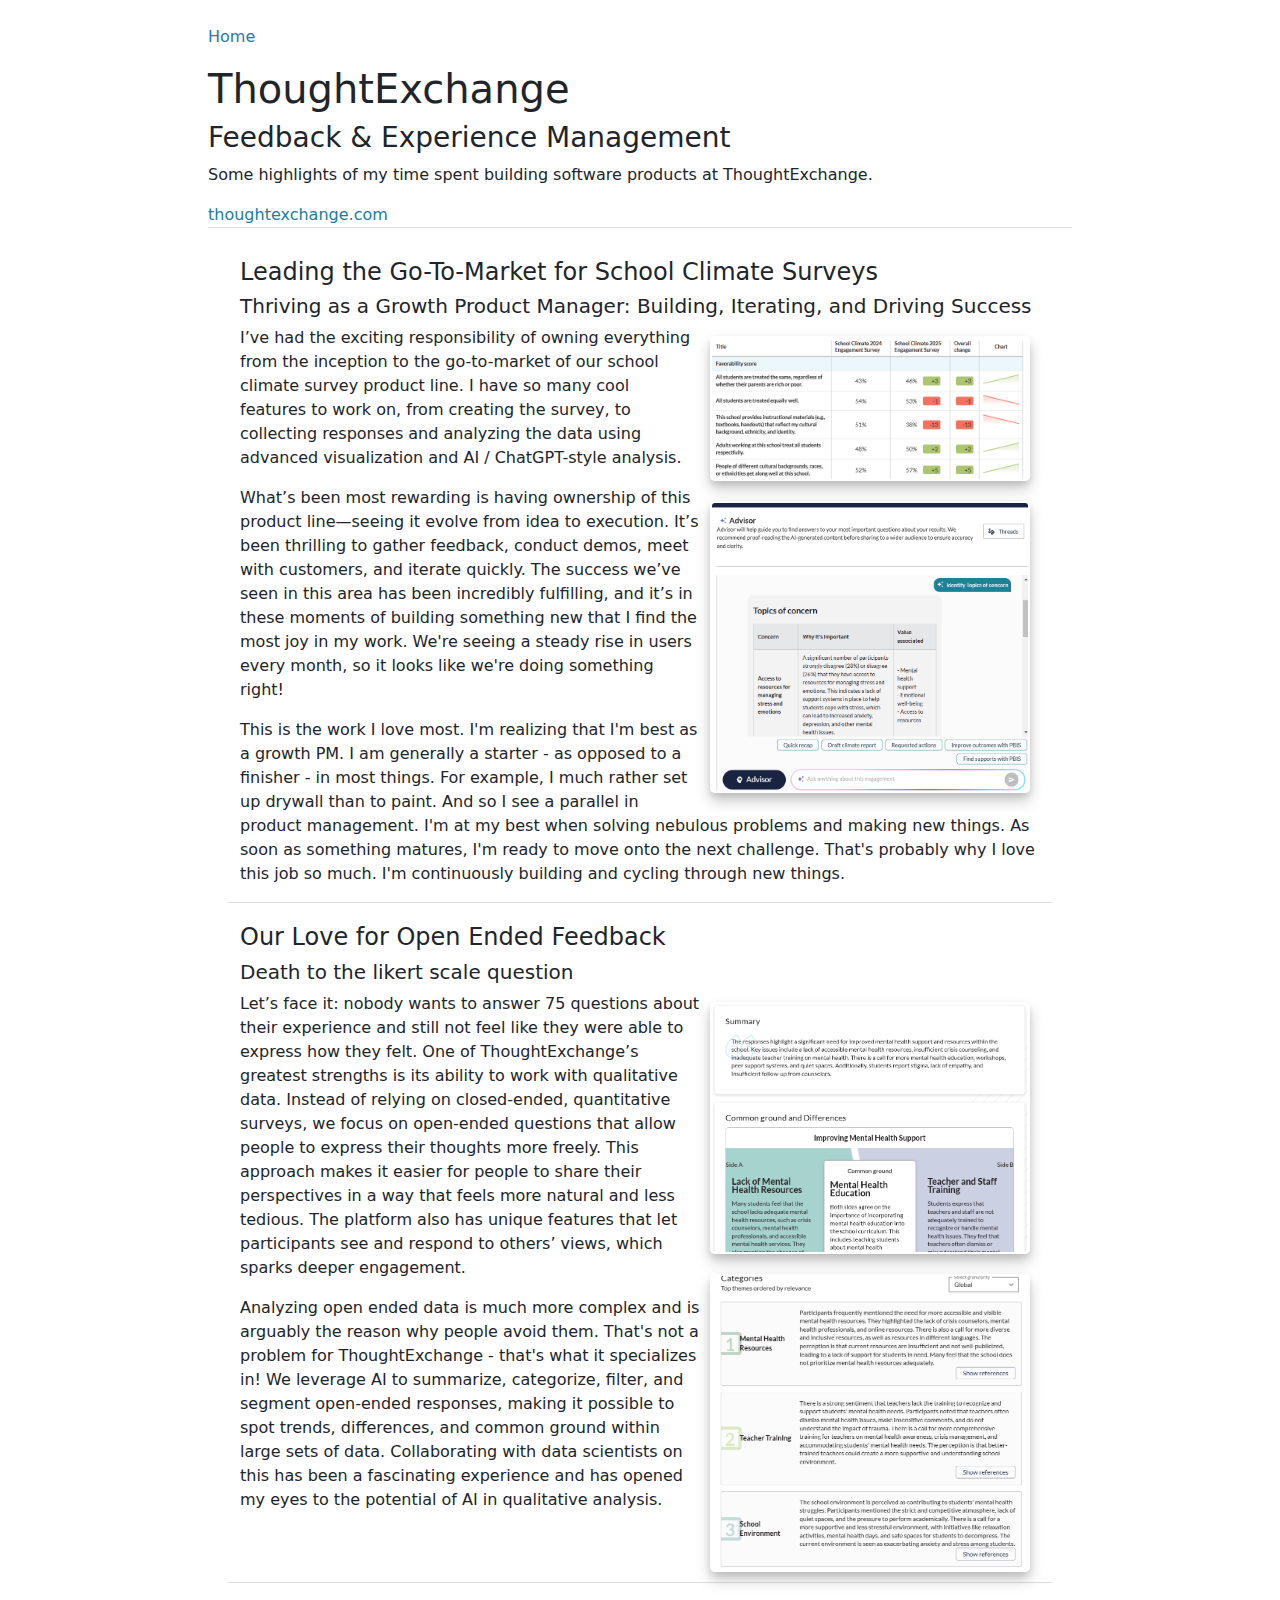
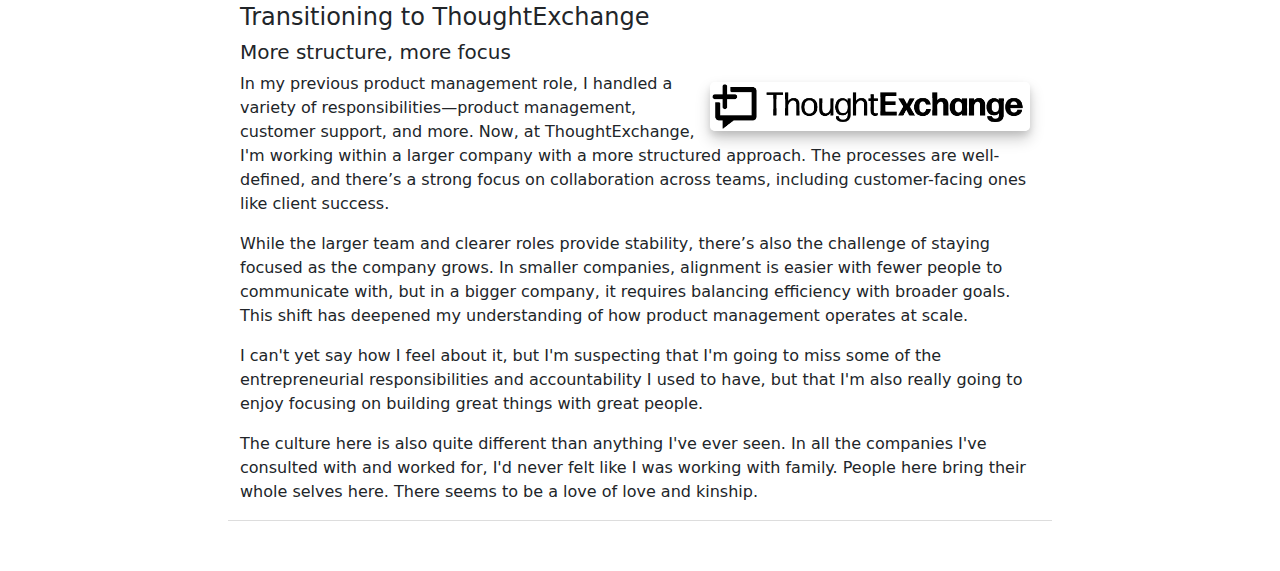
<file: thoughtexchange.html>
<!DOCTYPE html>
<html lang="en">

<head>
    <meta charset="UTF-8">
    <meta http-equiv="X-UA-Compatible=" IE="edge">
    <meta name="viewport" content="width=device-width, initial-scale=1.0">
    <title>ThoughtExchange</title>
    <link href="https://cdn.jsdelivr.net/npm/bootstrap@5.3.0/dist/css/bootstrap.min.css" rel="stylesheet">
    <link href="./styles/style.css" rel="stylesheet">
    <link rel="icon" href="assets/favicon-header.svg" type="image/x-icon">

</head>

<body>

    <div class="page-container">
        <div class="page-header">
            <div class="row">
                <div class="col-12">
                    <a href="./index.html" class="nav-button">Home</a>
                    <h1 class="mt-3">ThoughtExchange</h1>
                    <h3>Feedback & Experience Management</h3>
                    <p>                               Some highlights of my time spent building software products at ThoughtExchange. 
                    </p>
                    <a href="https://thoughtexchange.com" target="_blank" class="nav-button">thoughtexchange.com</a>

                </div>
            </div>
        </div>

        <!--Black tusk-->
        <div class="row blog-body">
            <div class="col-12">
                
                <h4>Leading the Go-To-Market for School Climate Surveys</h4>
                <h5>Thriving as a Growth Product Manager: Building, Iterating, and Driving Success
                </h5>
                <img src="./assets/te-compare.png" class="blog-body-img">
                <img src="./assets/te-advisor.png" class="blog-body-img">
                <p>
                    I’ve had the exciting responsibility of owning everything from the inception to the go-to-market of
                    our school climate survey product line. I have so many cool features to work on, from creating the survey, 
                    to collecting responses and analyzing the data using advanced visualization and AI / ChatGPT-style analysis. </p>
                <p>
                    What’s been most rewarding is having ownership of this product line—seeing it evolve from idea to
                    execution. It’s been thrilling to gather feedback, conduct demos, meet with customers, and iterate
                    quickly. The success we’ve seen in this area has been incredibly fulfilling, and it’s in these
                    moments of building something new that I find the most joy in my work. We're seeing a steady rise in users every month,
                    so it looks like we're doing something right!
                </p>
                <p>
                    This is the work I love most. I'm realizing that I'm best as a growth PM. I am generally a starter - as 
                    opposed to a finisher - in most things. For example, I much rather set up drywall than to paint. And so 
                    I see a parallel in product management. I'm at my best when solving nebulous problems and making new things.
                    As soon as something matures, I'm ready to move onto the next challenge. That's probably why I love this job 
                    so much. I'm continuously building and cycling through new things.
                </p>

            </div>
        </div>

        <!--Black tusk-->
        <div class="row blog-body">
            <div class="col-12">
               

                <h4>Our Love for Open Ended Feedback</h4>
                <h5>Death to the likert scale question</h5>
                <img src="./assets/te-qual.png" class="blog-body-img">
                <img src="./assets/te-categories.png" class="blog-body-img">
                <p>
                    Let’s face it: nobody wants to answer 75 questions about
                    their experience and still not feel like they were able to express how they felt.
                    One of ThoughtExchange’s greatest strengths is its ability to work with qualitative data. Instead of
                    relying on closed-ended, quantitative surveys, we focus on open-ended questions that allow people to
                    express their thoughts more freely. This approach makes it easier for people to share
                    their perspectives in a way that feels more natural and less tedious. The platform also has unique
                    features that let participants see and respond to others’ views, which
                    sparks deeper engagement.
                </p>
                <p>
                    Analyzing open ended data is much more complex and is arguably the reason why people avoid them.
                    That's not a problem for ThoughtExchange - that's what it specializes in! We leverage
                    AI to summarize, categorize, filter, and segment open-ended responses, making it possible to spot
                    trends, differences, and common ground within large sets of data. Collaborating with data scientists
                    on this has been a fascinating experience and has opened my eyes to the potential of AI in
                    qualitative analysis.

                </p>

            </div>
        </div>

        <!--new role-->
        <div class="row blog-body">
            <div class="col-12">
               

                <h4>Transitioning to ThoughtExchange</h4>
                <h5>More structure, more focus</h5>
                <img src="./assets/te-logo.png" class="blog-body-img">
                <p>
                    In my previous product management role, I handled a variety of responsibilities—product management,
                    customer support, and more. Now, at ThoughtExchange, I'm working within a larger company with a more
                    structured approach. The processes are well-defined, and there’s a strong focus on collaboration
                    across teams, including customer-facing ones like client success.
                </p>
                <p>
                    While the larger team and clearer roles provide stability, there’s also the challenge of staying
                    focused as the company grows. In smaller companies, alignment is easier with fewer people to
                    communicate with, but in a bigger company, it requires balancing efficiency with broader goals. This
                    shift has deepened my understanding of how product management operates at scale.
                </p>
                <p>I can't yet say how I feel about it, but I'm suspecting that I'm going to miss some of the
                    entrepreneurial responsibilities and accountability I used to have, but that I'm also really going
                    to enjoy focusing on building great things with great people.</p>
                <p>
                    The culture here is also quite different than anything I've ever seen. In all the companies I've
                    consulted with and worked for, I'd never felt like I was working with family. People here bring
                    their whole selves here. There seems to be a love of love and kinship.</p>
                </p>
            </div>
        </div>






    </div>

    <script src="https://cdn.jsdelivr.net/npm/bootstrap@5.3.0/dist/js/bootstrap.bundle.min.js"></script>
    <!-- Include Bootstrap Icons -->
    <link href="https://cdn.jsdelivr.net/npm/bootstrap-icons/font/bootstrap-icons.css" rel="stylesheet">
</body>

</html>
</file>
<file: styles/style.css>
.page-container {
    
    width: 70%;
    margin: 0 auto;
    background-color: white;
    border-radius: 10px;
    margin-bottom: 50px;
    padding: 0rem 1rem;
}
.profile-header {
    text-align: center;
    margin-bottom: 30px;
    position: sticky;
    top: 0;
    background-color: white;
    padding: 10px 10px;
    z-index: 1000;
    border-bottom: 1px solid #ddd;
}

.nav-button{
    text-decoration: none;
    color:rgb(36, 123, 160);
}
.nav-button:hover{
    text-decoration: underline;
    color:rgb(31, 107, 139);
}

.page-header {
    margin-top:25px;
    margin-bottom: 30px;
    background-color: white;
    border-bottom: 1px solid #ddd;
}

.blog-header-img {
    width:100%;
    max-height:200px;
    object-fit: cover;
    display:block;
}

.blog-body{
    margin:20px;
    clear:both;
    border-bottom: 1px solid #ddd;
}

.blog-body-img {
    margin: 10px;
    clear: both;
    max-width: 40%;
    max-height: 300px;
    object-fit: cover;
    float: right;
    border-radius: 5px;
    border: 2px solid rgba(255, 255, 255, 0.8); /* Light border */
    box-shadow: 0 8px 15px rgba(0, 0, 0, 0.2), 0 4px 6px rgba(0, 0, 0, 0.1); /* Enhanced shadow for floating effect */
}


.profile-img {
    width: 120px;
    height: 120px;
    border-radius: 50%;
    margin-bottom: 5px;
    object-fit: cover;
}
.social-links {
    margin-bottom: 5px;
}
.social-links a {
    margin: 0 10px;
    font-size: 1.2rem;
    color: #6c757d;
}
.card {
    height: 100%;
}
.card-status {
    float:right;
    font-size: 0.9rem;
    border-radius: 15px;
    padding: 2px 8px;
}
.status-work { background-color: #d1ecf1; color: #0c5460; }
.status-ventures { background-color: #d4edda; color: #155724; }
.status-random { background-color: #f8d7da; color: #721c24; }
.status-experiences { background-color:#fff3cd ; color: #856404; }

@media (max-width:576px){
    .page-container {
    width:100%;
    }
}
</file>
